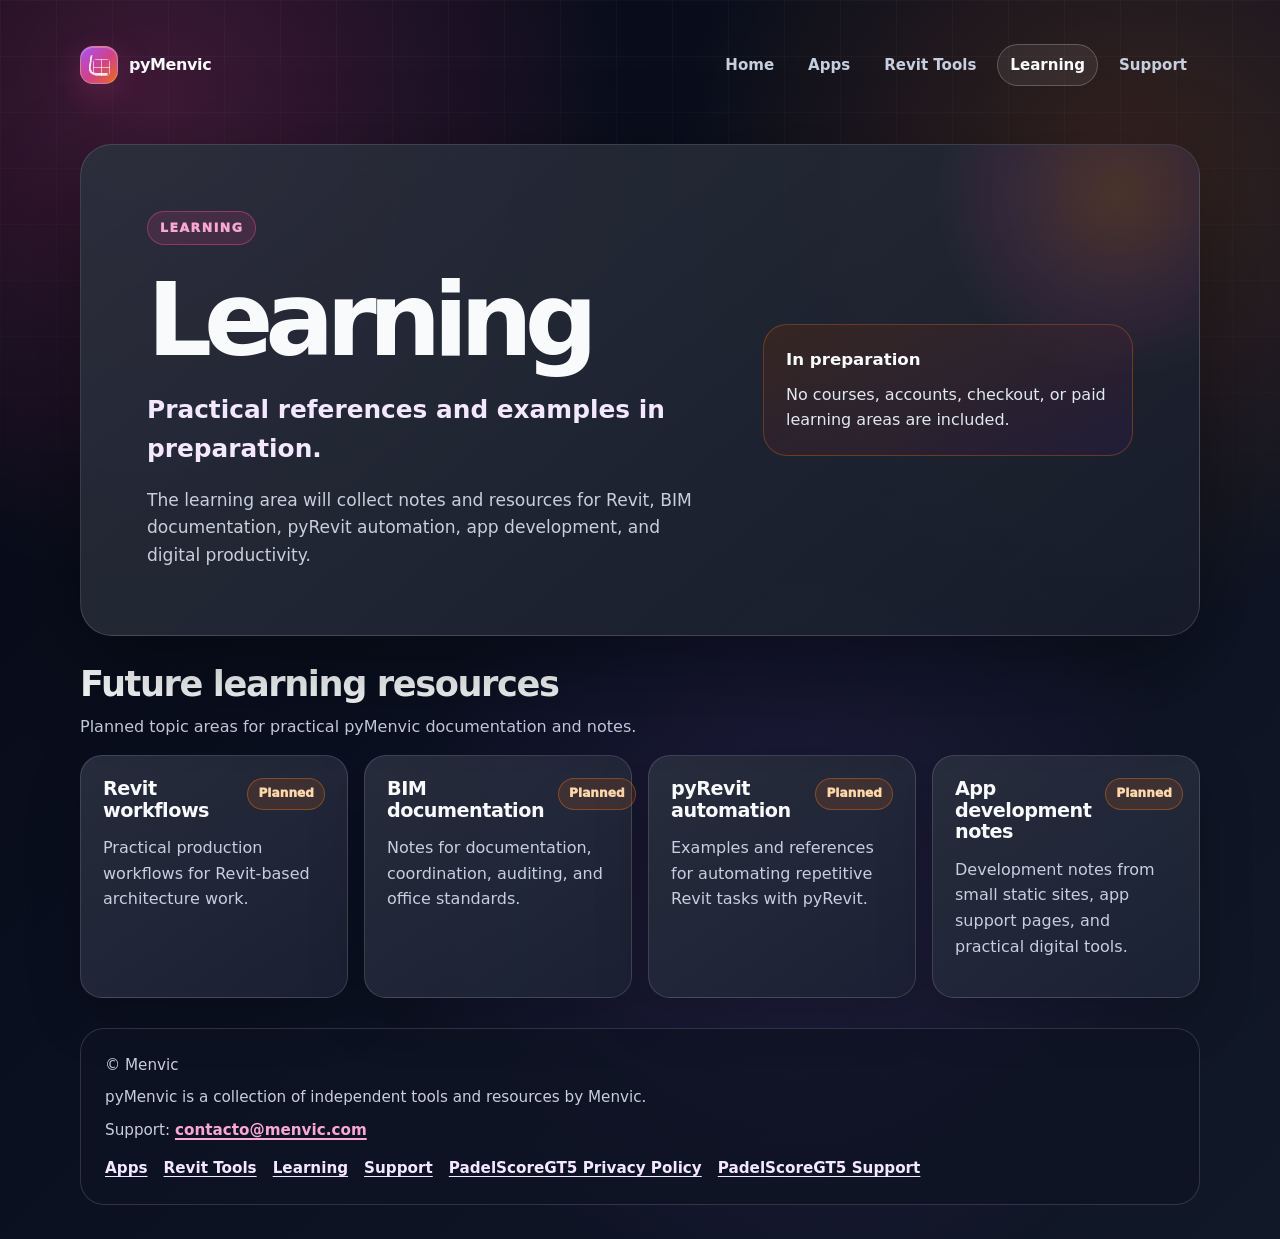
<file: docs/learning/index.html>
<!doctype html>
<html lang="en">
<head>
  <meta charset="utf-8">
  <meta name="viewport" content="width=device-width, initial-scale=1">
  <meta name="description" content="Future pyMenvic learning resources for Revit workflows, BIM documentation, pyRevit automation, and app development notes.">
  <title>Learning | pyMenvic</title>
  <style>

    :root {
      color-scheme: dark;
      --bg: #070914;
      --bg-elevated: #0d1220;
      --surface: rgba(15, 20, 35, 0.9);
      --surface-strong: rgba(22, 28, 46, 0.95);
      --border: rgba(255, 255, 255, 0.14);
      --border-strong: rgba(255, 255, 255, 0.22);
      --text: #f8fafc;
      --muted: #c6cfdd;
      --muted-strong: #e2e8f0;
      --purple: #a855f7;
      --magenta: #ec4899;
      --orange: #f97316;
      --accent-glow: rgba(236, 72, 153, 0.24);
      --orange-glow: rgba(249, 115, 22, 0.18);
      --shadow: rgba(0, 0, 0, 0.36);
    }

    * { box-sizing: border-box; }

    html { scroll-behavior: smooth; }

    body {
      margin: 0;
      min-height: 100vh;
      font-family: ui-sans-serif, system-ui, -apple-system, BlinkMacSystemFont, "Segoe UI", sans-serif;
      line-height: 1.6;
      color: var(--text);
      background:
        radial-gradient(circle at 12% 8%, var(--accent-glow), transparent 30rem),
        radial-gradient(circle at 88% 14%, var(--orange-glow), transparent 28rem),
        radial-gradient(circle at 62% 72%, rgba(168, 85, 247, 0.13), transparent 26rem),
        linear-gradient(135deg, var(--bg) 0%, #0a1020 46%, #111827 100%);
    }

    body::before {
      position: fixed;
      inset: 0;
      z-index: -1;
      pointer-events: none;
      content: "";
      background-image:
        linear-gradient(rgba(255, 255, 255, 0.035) 1px, transparent 1px),
        linear-gradient(90deg, rgba(255, 255, 255, 0.035) 1px, transparent 1px);
      background-size: 56px 56px;
      mask-image: linear-gradient(to bottom, rgba(0, 0, 0, 0.8), transparent 76%);
    }

    a { color: inherit; }

    .page {
      width: min(1120px, calc(100% - 32px));
      margin: 0 auto;
      padding: clamp(20px, 4vw, 44px) 0 34px;
    }

    .topbar {
      display: flex;
      align-items: center;
      justify-content: space-between;
      gap: 18px;
      margin-bottom: clamp(28px, 5vw, 58px);
    }

    .brand {
      display: inline-flex;
      align-items: center;
      gap: 11px;
      color: var(--text);
      font-weight: 900;
      letter-spacing: -0.025em;
      text-decoration: none;
    }

    .brand-mark {
      position: relative;
      display: inline-block;
      width: 38px;
      height: 38px;
      overflow: hidden;
      border: 1px solid rgba(255, 255, 255, 0.24);
      border-radius: 13px;
      background:
        linear-gradient(135deg, rgba(168, 85, 247, 0.98), rgba(236, 72, 153, 0.88) 52%, rgba(249, 115, 22, 0.94)),
        var(--bg-elevated);
      box-shadow: 0 12px 34px rgba(236, 72, 153, 0.25), inset 0 1px 0 rgba(255, 255, 255, 0.24);
    }

    .brand-mark::before {
      position: absolute;
      inset: 8px;
      content: "";
      border: 2px solid rgba(255, 255, 255, 0.88);
      border-top: 0;
      border-right: 0;
      border-radius: 2px 0 0 8px;
      transform: skew(-8deg);
    }

    .brand-mark::after {
      position: absolute;
      right: 7px;
      bottom: 7px;
      width: 17px;
      height: 17px;
      content: "";
      background:
        linear-gradient(90deg, rgba(255, 255, 255, 0.7) 1px, transparent 1px),
        linear-gradient(rgba(255, 255, 255, 0.7) 1px, transparent 1px);
      background-size: 8px 8px;
      border-radius: 4px;
      opacity: 0.86;
    }

    .top-nav {
      display: flex;
      flex-wrap: wrap;
      gap: 8px;
      align-items: center;
      justify-content: flex-end;
    }

    .nav-link {
      padding: 8px 12px;
      border: 1px solid transparent;
      border-radius: 999px;
      color: var(--muted);
      font-size: 0.94rem;
      font-weight: 800;
      text-decoration: none;
      transition: background 160ms ease, border-color 160ms ease, color 160ms ease;
    }

    .nav-link:hover,
    .nav-link:focus-visible,
    .nav-link[aria-current="page"] {
      border-color: var(--border-strong);
      color: var(--text);
      background: rgba(255, 255, 255, 0.07);
      outline: none;
    }

    .hero {
      position: relative;
      display: grid;
      grid-template-columns: minmax(0, 1fr) minmax(260px, 370px);
      gap: clamp(24px, 5vw, 46px);
      align-items: center;
      overflow: hidden;
      padding: clamp(32px, 6vw, 66px);
      border: 1px solid var(--border);
      border-radius: 32px;
      background:
        linear-gradient(140deg, rgba(255, 255, 255, 0.11), rgba(255, 255, 255, 0.035)),
        var(--surface);
      box-shadow: 0 30px 95px var(--shadow);
    }

    .hero::after {
      position: absolute;
      right: -7rem;
      top: -9rem;
      width: 24rem;
      height: 24rem;
      content: "";
      background: radial-gradient(circle, rgba(249, 115, 22, 0.2), rgba(236, 72, 153, 0.09) 42%, transparent 68%);
      pointer-events: none;
    }

    .hero > * { position: relative; z-index: 1; }

    .eyebrow {
      display: inline-flex;
      align-items: center;
      margin: 0 0 18px;
      padding: 6px 12px;
      border: 1px solid rgba(236, 72, 153, 0.44);
      border-radius: 999px;
      color: #f9a8d4;
      background: rgba(236, 72, 153, 0.13);
      font-size: 0.78rem;
      font-weight: 950;
      letter-spacing: 0.12em;
      text-transform: uppercase;
    }

    h1, h2, h3, p { margin-top: 0; }
    h1, h2, h3 { line-height: 1.12; }
    h1 { margin-bottom: 12px; font-size: clamp(3rem, 10vw, 6.4rem); letter-spacing: -0.08em; }
    h2 { margin-bottom: 10px; font-size: clamp(1.55rem, 4vw, 2.2rem); letter-spacing: -0.04em; }
    h3 { margin-bottom: 0; font-size: 1.2rem; letter-spacing: -0.025em; }

    .subtitle {
      max-width: 780px;
      margin-bottom: 18px;
      color: #f3e8ff;
      font-size: clamp(1.15rem, 3vw, 1.55rem);
      font-weight: 850;
    }

    .hero-text, .section-intro, .card-description, .small-note, footer p { color: var(--muted); }
    .hero-text { max-width: 760px; margin-bottom: 0; font-size: 1.07rem; }

    .hero-panel, .feature {
      border: 1px solid rgba(249, 115, 22, 0.3);
      border-radius: 24px;
      background:
        linear-gradient(155deg, rgba(249, 115, 22, 0.14), rgba(168, 85, 247, 0.1)),
        rgba(7, 9, 20, 0.36);
    }

    .hero-panel { padding: 22px; }
    .hero-panel strong { display: block; margin-bottom: 8px; color: var(--text); font-size: 1.04rem; }
    .hero-panel p { margin-bottom: 0; color: var(--muted-strong); }

    .section { padding-top: 28px; }
    .section-heading { display: flex; align-items: end; justify-content: space-between; gap: 18px; margin-bottom: 16px; }
    .section-intro { max-width: 720px; margin-bottom: 0; }

    .cards { display: grid; grid-template-columns: repeat(auto-fit, minmax(min(100%, 265px), 1fr)); gap: 16px; }

    .card, .feature {
      display: flex;
      min-height: 100%;
      flex-direction: column;
      padding: 22px;
      box-shadow: 0 18px 55px rgba(0, 0, 0, 0.2);
    }

    .card {
      border: 1px solid var(--border);
      border-radius: 22px;
      background:
        linear-gradient(145deg, rgba(255, 255, 255, 0.078), rgba(255, 255, 255, 0.026)),
        var(--surface-strong);
    }

    .card-header { display: flex; align-items: flex-start; justify-content: space-between; gap: 14px; margin-bottom: 14px; }
    .card-description { margin-bottom: 16px; }

    .badge {
      display: inline-flex;
      flex-shrink: 0;
      align-items: center;
      justify-content: center;
      padding: 5px 10px;
      border: 1px solid rgba(249, 115, 22, 0.38);
      border-radius: 999px;
      color: #fed7aa;
      background: rgba(249, 115, 22, 0.13);
      font-size: 0.76rem;
      font-weight: 950;
      white-space: nowrap;
    }

    .small-note {
      margin-top: auto;
      margin-bottom: 0;
      padding: 13px 14px;
      border: 1px solid rgba(168, 85, 247, 0.34);
      border-radius: 16px;
      background: rgba(168, 85, 247, 0.11);
      font-size: 0.94rem;
    }

    .links { display: flex; flex-wrap: wrap; gap: 10px; margin-top: 18px; }

    .button {
      display: inline-flex;
      align-items: center;
      justify-content: center;
      min-height: 44px;
      padding: 10px 15px;
      border: 1px solid rgba(236, 72, 153, 0.52);
      border-radius: 999px;
      color: #fff7fb;
      background: linear-gradient(135deg, var(--purple), var(--magenta));
      box-shadow: 0 12px 28px rgba(236, 72, 153, 0.2);
      font-weight: 850;
      text-decoration: none;
      transition: transform 160ms ease, border-color 160ms ease, box-shadow 160ms ease;
    }

    .button:hover, .button:focus-visible {
      border-color: rgba(255, 255, 255, 0.42);
      transform: translateY(-1px);
      box-shadow: 0 16px 34px rgba(236, 72, 153, 0.28);
      outline: none;
    }

    .button.secondary { color: var(--text); background: rgba(255, 255, 255, 0.06); box-shadow: none; }
    .contact-link { color: #f9a8d4; font-weight: 850; text-decoration-thickness: 2px; text-underline-offset: 3px; }

    .footer {
      margin-top: 30px;
      padding: 24px;
      border: 1px solid var(--border);
      border-radius: 24px;
      background: rgba(15, 20, 35, 0.72);
      font-size: 0.95rem;
    }

    .footer p { margin-bottom: 8px; }
    .footer p:last-child { margin-bottom: 0; }
    .footer-links { display: flex; flex-wrap: wrap; gap: 10px 16px; margin-top: 14px; }
    .footer-links a { color: #f3e8ff; font-weight: 800; text-underline-offset: 3px; }

    @media (max-width: 780px) {
      .topbar, .section-heading { align-items: flex-start; flex-direction: column; }
      .top-nav { justify-content: flex-start; }
      .hero { grid-template-columns: 1fr; }
    }

    @media (max-width: 560px) {
      .page { width: min(100% - 24px, 1120px); }
      .hero, .card, .feature, .footer { border-radius: 22px; }
      .card-header, .links { align-items: flex-start; flex-direction: column; }
      .button { width: 100%; }
    }

  </style>
</head>
<body>
  <main class="page">
    <header class="topbar">
      <a class="brand" href="/" aria-label="pyMenvic home">
        <span class="brand-mark" aria-hidden="true"></span>
        <span>pyMenvic</span>
      </a>

      <nav class="top-nav" aria-label="Main navigation">
        <a class="nav-link" href="/">Home</a>
        <a class="nav-link" href="/apps/">Apps</a>
        <a class="nav-link" href="/revit-tools/">Revit Tools</a>
        <a class="nav-link" href="/learning/" aria-current="page">Learning</a>
        <a class="nav-link" href="/support/">Support</a>
      </nav>
    </header>

    <section class="hero" aria-labelledby="page-title">
      <div>
        <p class="eyebrow">Learning</p>
        <h1 id="page-title">Learning</h1>
        <p class="subtitle">Practical references and examples in preparation.</p>
        <p class="hero-text">The learning area will collect notes and resources for Revit, BIM documentation, pyRevit automation, app development, and digital productivity.</p>
      </div>

      <aside class="hero-panel" aria-label="Preparation status">
        <strong>In preparation</strong>
        <p>No courses, accounts, checkout, or paid learning areas are included.</p>
      </aside>
    </section>

    <section class="section" id="learning" aria-labelledby="learning-title">
      <div class="section-heading">
        <div>
          <h2 id="learning-title">Future learning resources</h2>
          <p class="section-intro">Planned topic areas for practical pyMenvic documentation and notes.</p>
        </div>
      </div>

      <div class="cards">
        <article class="card">
          <div class="card-header"><h3>Revit workflows</h3><span class="badge">Planned</span></div>
          <p class="card-description">Practical production workflows for Revit-based architecture work.</p>
        </article>
        <article class="card">
          <div class="card-header"><h3>BIM documentation</h3><span class="badge">Planned</span></div>
          <p class="card-description">Notes for documentation, coordination, auditing, and office standards.</p>
        </article>
        <article class="card">
          <div class="card-header"><h3>pyRevit automation</h3><span class="badge">Planned</span></div>
          <p class="card-description">Examples and references for automating repetitive Revit tasks with pyRevit.</p>
        </article>
        <article class="card">
          <div class="card-header"><h3>App development notes</h3><span class="badge">Planned</span></div>
          <p class="card-description">Development notes from small static sites, app support pages, and practical digital tools.</p>
        </article>
      </div>
    </section>

    <footer class="footer">
      <p>&copy; Menvic</p>
      <p>pyMenvic is a collection of independent tools and resources by Menvic.</p>
      <p>Support: <a class="contact-link" href="mailto:contacto@menvic.com">contacto@menvic.com</a></p>
      <nav class="footer-links" aria-label="Footer navigation">
        <a href="/apps/">Apps</a>
        <a href="/revit-tools/">Revit Tools</a>
        <a href="/learning/">Learning</a>
        <a href="/support/">Support</a>
        <a href="/padelscoregt5/privacy/">PadelScoreGT5 Privacy Policy</a>
        <a href="/padelscoregt5/support/">PadelScoreGT5 Support</a>
      </nav>
    </footer>
  </main>
</body>
</html>
</file>
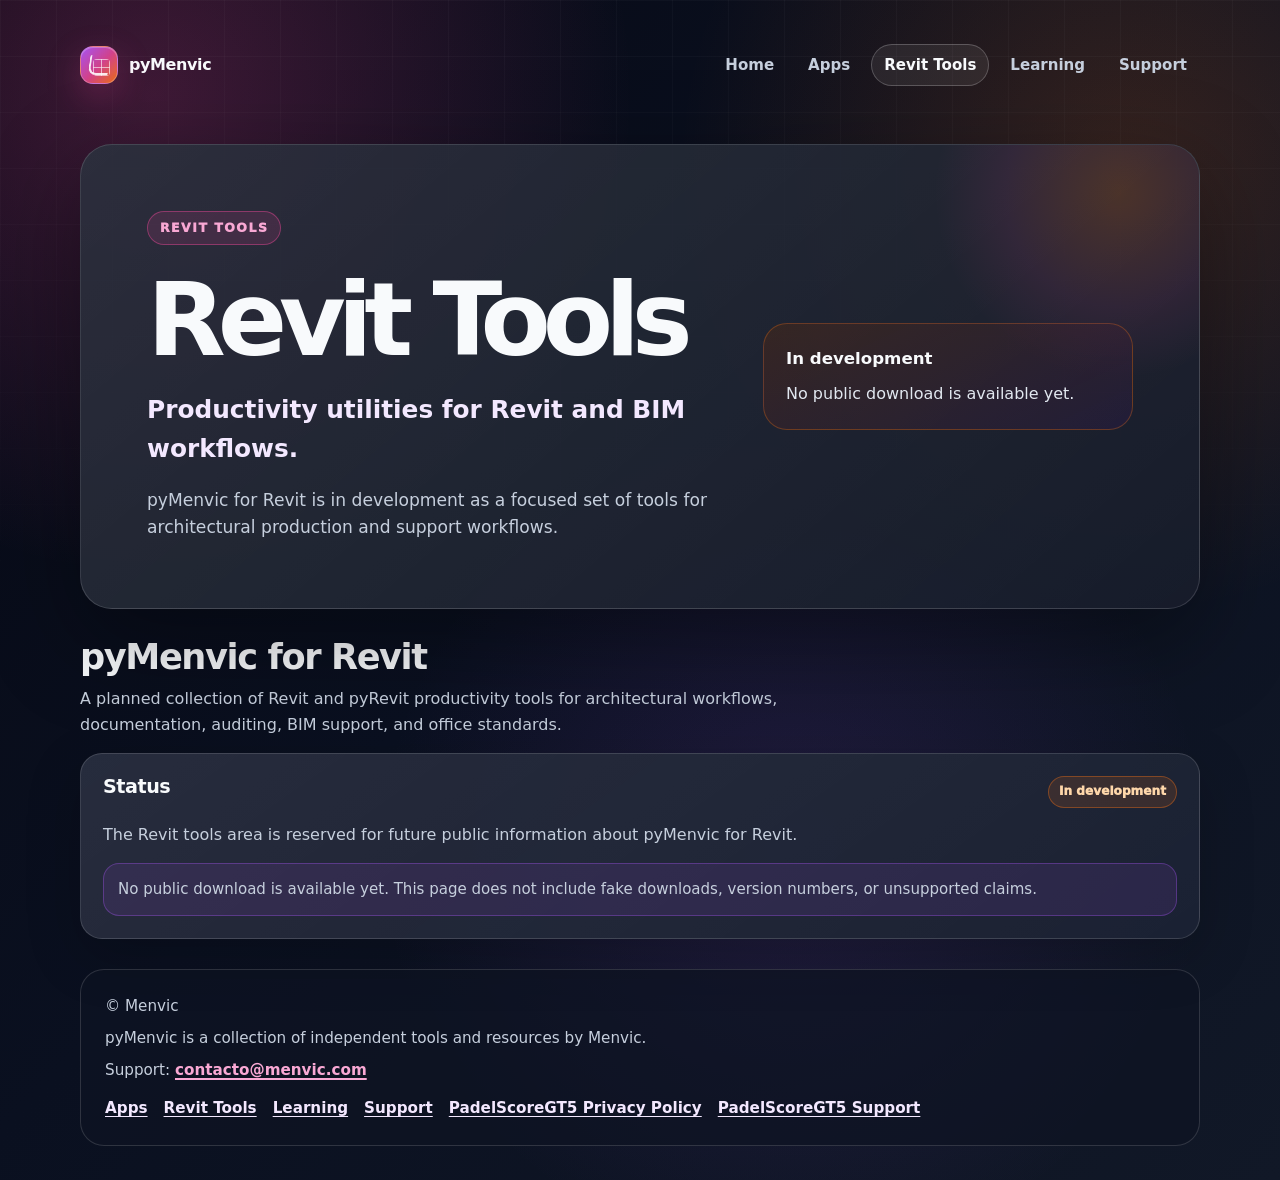
<file: docs/revit-tools/index.html>
<!doctype html>
<html lang="en">
<head>
  <meta charset="utf-8">
  <meta name="viewport" content="width=device-width, initial-scale=1">
  <meta name="description" content="pyMenvic for Revit is a planned collection of Revit and pyRevit productivity tools for architectural workflows and BIM support.">
  <title>Revit Tools | pyMenvic</title>
  <style>

    :root {
      color-scheme: dark;
      --bg: #070914;
      --bg-elevated: #0d1220;
      --surface: rgba(15, 20, 35, 0.9);
      --surface-strong: rgba(22, 28, 46, 0.95);
      --border: rgba(255, 255, 255, 0.14);
      --border-strong: rgba(255, 255, 255, 0.22);
      --text: #f8fafc;
      --muted: #c6cfdd;
      --muted-strong: #e2e8f0;
      --purple: #a855f7;
      --magenta: #ec4899;
      --orange: #f97316;
      --accent-glow: rgba(236, 72, 153, 0.24);
      --orange-glow: rgba(249, 115, 22, 0.18);
      --shadow: rgba(0, 0, 0, 0.36);
    }

    * { box-sizing: border-box; }

    html { scroll-behavior: smooth; }

    body {
      margin: 0;
      min-height: 100vh;
      font-family: ui-sans-serif, system-ui, -apple-system, BlinkMacSystemFont, "Segoe UI", sans-serif;
      line-height: 1.6;
      color: var(--text);
      background:
        radial-gradient(circle at 12% 8%, var(--accent-glow), transparent 30rem),
        radial-gradient(circle at 88% 14%, var(--orange-glow), transparent 28rem),
        radial-gradient(circle at 62% 72%, rgba(168, 85, 247, 0.13), transparent 26rem),
        linear-gradient(135deg, var(--bg) 0%, #0a1020 46%, #111827 100%);
    }

    body::before {
      position: fixed;
      inset: 0;
      z-index: -1;
      pointer-events: none;
      content: "";
      background-image:
        linear-gradient(rgba(255, 255, 255, 0.035) 1px, transparent 1px),
        linear-gradient(90deg, rgba(255, 255, 255, 0.035) 1px, transparent 1px);
      background-size: 56px 56px;
      mask-image: linear-gradient(to bottom, rgba(0, 0, 0, 0.8), transparent 76%);
    }

    a { color: inherit; }

    .page {
      width: min(1120px, calc(100% - 32px));
      margin: 0 auto;
      padding: clamp(20px, 4vw, 44px) 0 34px;
    }

    .topbar {
      display: flex;
      align-items: center;
      justify-content: space-between;
      gap: 18px;
      margin-bottom: clamp(28px, 5vw, 58px);
    }

    .brand {
      display: inline-flex;
      align-items: center;
      gap: 11px;
      color: var(--text);
      font-weight: 900;
      letter-spacing: -0.025em;
      text-decoration: none;
    }

    .brand-mark {
      position: relative;
      display: inline-block;
      width: 38px;
      height: 38px;
      overflow: hidden;
      border: 1px solid rgba(255, 255, 255, 0.24);
      border-radius: 13px;
      background:
        linear-gradient(135deg, rgba(168, 85, 247, 0.98), rgba(236, 72, 153, 0.88) 52%, rgba(249, 115, 22, 0.94)),
        var(--bg-elevated);
      box-shadow: 0 12px 34px rgba(236, 72, 153, 0.25), inset 0 1px 0 rgba(255, 255, 255, 0.24);
    }

    .brand-mark::before {
      position: absolute;
      inset: 8px;
      content: "";
      border: 2px solid rgba(255, 255, 255, 0.88);
      border-top: 0;
      border-right: 0;
      border-radius: 2px 0 0 8px;
      transform: skew(-8deg);
    }

    .brand-mark::after {
      position: absolute;
      right: 7px;
      bottom: 7px;
      width: 17px;
      height: 17px;
      content: "";
      background:
        linear-gradient(90deg, rgba(255, 255, 255, 0.7) 1px, transparent 1px),
        linear-gradient(rgba(255, 255, 255, 0.7) 1px, transparent 1px);
      background-size: 8px 8px;
      border-radius: 4px;
      opacity: 0.86;
    }

    .top-nav {
      display: flex;
      flex-wrap: wrap;
      gap: 8px;
      align-items: center;
      justify-content: flex-end;
    }

    .nav-link {
      padding: 8px 12px;
      border: 1px solid transparent;
      border-radius: 999px;
      color: var(--muted);
      font-size: 0.94rem;
      font-weight: 800;
      text-decoration: none;
      transition: background 160ms ease, border-color 160ms ease, color 160ms ease;
    }

    .nav-link:hover,
    .nav-link:focus-visible,
    .nav-link[aria-current="page"] {
      border-color: var(--border-strong);
      color: var(--text);
      background: rgba(255, 255, 255, 0.07);
      outline: none;
    }

    .hero {
      position: relative;
      display: grid;
      grid-template-columns: minmax(0, 1fr) minmax(260px, 370px);
      gap: clamp(24px, 5vw, 46px);
      align-items: center;
      overflow: hidden;
      padding: clamp(32px, 6vw, 66px);
      border: 1px solid var(--border);
      border-radius: 32px;
      background:
        linear-gradient(140deg, rgba(255, 255, 255, 0.11), rgba(255, 255, 255, 0.035)),
        var(--surface);
      box-shadow: 0 30px 95px var(--shadow);
    }

    .hero::after {
      position: absolute;
      right: -7rem;
      top: -9rem;
      width: 24rem;
      height: 24rem;
      content: "";
      background: radial-gradient(circle, rgba(249, 115, 22, 0.2), rgba(236, 72, 153, 0.09) 42%, transparent 68%);
      pointer-events: none;
    }

    .hero > * { position: relative; z-index: 1; }

    .eyebrow {
      display: inline-flex;
      align-items: center;
      margin: 0 0 18px;
      padding: 6px 12px;
      border: 1px solid rgba(236, 72, 153, 0.44);
      border-radius: 999px;
      color: #f9a8d4;
      background: rgba(236, 72, 153, 0.13);
      font-size: 0.78rem;
      font-weight: 950;
      letter-spacing: 0.12em;
      text-transform: uppercase;
    }

    h1, h2, h3, p { margin-top: 0; }
    h1, h2, h3 { line-height: 1.12; }
    h1 { margin-bottom: 12px; font-size: clamp(3rem, 10vw, 6.4rem); letter-spacing: -0.08em; }
    h2 { margin-bottom: 10px; font-size: clamp(1.55rem, 4vw, 2.2rem); letter-spacing: -0.04em; }
    h3 { margin-bottom: 0; font-size: 1.2rem; letter-spacing: -0.025em; }

    .subtitle {
      max-width: 780px;
      margin-bottom: 18px;
      color: #f3e8ff;
      font-size: clamp(1.15rem, 3vw, 1.55rem);
      font-weight: 850;
    }

    .hero-text, .section-intro, .card-description, .small-note, footer p { color: var(--muted); }
    .hero-text { max-width: 760px; margin-bottom: 0; font-size: 1.07rem; }

    .hero-panel, .feature {
      border: 1px solid rgba(249, 115, 22, 0.3);
      border-radius: 24px;
      background:
        linear-gradient(155deg, rgba(249, 115, 22, 0.14), rgba(168, 85, 247, 0.1)),
        rgba(7, 9, 20, 0.36);
    }

    .hero-panel { padding: 22px; }
    .hero-panel strong { display: block; margin-bottom: 8px; color: var(--text); font-size: 1.04rem; }
    .hero-panel p { margin-bottom: 0; color: var(--muted-strong); }

    .section { padding-top: 28px; }
    .section-heading { display: flex; align-items: end; justify-content: space-between; gap: 18px; margin-bottom: 16px; }
    .section-intro { max-width: 720px; margin-bottom: 0; }

    .cards { display: grid; grid-template-columns: repeat(auto-fit, minmax(min(100%, 265px), 1fr)); gap: 16px; }

    .card, .feature {
      display: flex;
      min-height: 100%;
      flex-direction: column;
      padding: 22px;
      box-shadow: 0 18px 55px rgba(0, 0, 0, 0.2);
    }

    .card {
      border: 1px solid var(--border);
      border-radius: 22px;
      background:
        linear-gradient(145deg, rgba(255, 255, 255, 0.078), rgba(255, 255, 255, 0.026)),
        var(--surface-strong);
    }

    .card-header { display: flex; align-items: flex-start; justify-content: space-between; gap: 14px; margin-bottom: 14px; }
    .card-description { margin-bottom: 16px; }

    .badge {
      display: inline-flex;
      flex-shrink: 0;
      align-items: center;
      justify-content: center;
      padding: 5px 10px;
      border: 1px solid rgba(249, 115, 22, 0.38);
      border-radius: 999px;
      color: #fed7aa;
      background: rgba(249, 115, 22, 0.13);
      font-size: 0.76rem;
      font-weight: 950;
      white-space: nowrap;
    }

    .small-note {
      margin-top: auto;
      margin-bottom: 0;
      padding: 13px 14px;
      border: 1px solid rgba(168, 85, 247, 0.34);
      border-radius: 16px;
      background: rgba(168, 85, 247, 0.11);
      font-size: 0.94rem;
    }

    .links { display: flex; flex-wrap: wrap; gap: 10px; margin-top: 18px; }

    .button {
      display: inline-flex;
      align-items: center;
      justify-content: center;
      min-height: 44px;
      padding: 10px 15px;
      border: 1px solid rgba(236, 72, 153, 0.52);
      border-radius: 999px;
      color: #fff7fb;
      background: linear-gradient(135deg, var(--purple), var(--magenta));
      box-shadow: 0 12px 28px rgba(236, 72, 153, 0.2);
      font-weight: 850;
      text-decoration: none;
      transition: transform 160ms ease, border-color 160ms ease, box-shadow 160ms ease;
    }

    .button:hover, .button:focus-visible {
      border-color: rgba(255, 255, 255, 0.42);
      transform: translateY(-1px);
      box-shadow: 0 16px 34px rgba(236, 72, 153, 0.28);
      outline: none;
    }

    .button.secondary { color: var(--text); background: rgba(255, 255, 255, 0.06); box-shadow: none; }
    .contact-link { color: #f9a8d4; font-weight: 850; text-decoration-thickness: 2px; text-underline-offset: 3px; }

    .footer {
      margin-top: 30px;
      padding: 24px;
      border: 1px solid var(--border);
      border-radius: 24px;
      background: rgba(15, 20, 35, 0.72);
      font-size: 0.95rem;
    }

    .footer p { margin-bottom: 8px; }
    .footer p:last-child { margin-bottom: 0; }
    .footer-links { display: flex; flex-wrap: wrap; gap: 10px 16px; margin-top: 14px; }
    .footer-links a { color: #f3e8ff; font-weight: 800; text-underline-offset: 3px; }

    @media (max-width: 780px) {
      .topbar, .section-heading { align-items: flex-start; flex-direction: column; }
      .top-nav { justify-content: flex-start; }
      .hero { grid-template-columns: 1fr; }
    }

    @media (max-width: 560px) {
      .page { width: min(100% - 24px, 1120px); }
      .hero, .card, .feature, .footer { border-radius: 22px; }
      .card-header, .links { align-items: flex-start; flex-direction: column; }
      .button { width: 100%; }
    }

  </style>
</head>
<body>
  <main class="page">
    <header class="topbar">
      <a class="brand" href="/" aria-label="pyMenvic home">
        <span class="brand-mark" aria-hidden="true"></span>
        <span>pyMenvic</span>
      </a>

      <nav class="top-nav" aria-label="Main navigation">
        <a class="nav-link" href="/">Home</a>
        <a class="nav-link" href="/apps/">Apps</a>
        <a class="nav-link" href="/revit-tools/" aria-current="page">Revit Tools</a>
        <a class="nav-link" href="/learning/">Learning</a>
        <a class="nav-link" href="/support/">Support</a>
      </nav>
    </header>

    <section class="hero" aria-labelledby="page-title">
      <div>
        <p class="eyebrow">Revit Tools</p>
        <h1 id="page-title">Revit Tools</h1>
        <p class="subtitle">Productivity utilities for Revit and BIM workflows.</p>
        <p class="hero-text">pyMenvic for Revit is in development as a focused set of tools for architectural production and support workflows.</p>
      </div>

      <aside class="hero-panel" aria-label="Development status">
        <strong>In development</strong>
        <p>No public download is available yet.</p>
      </aside>
    </section>

    <section class="section" id="revit-tools" aria-labelledby="revit-tools-title">
      <div class="section-heading">
        <div>
          <h2 id="revit-tools-title">pyMenvic for Revit</h2>
          <p class="section-intro">A planned collection of Revit and pyRevit productivity tools for architectural workflows, documentation, auditing, BIM support, and office standards.</p>
        </div>
      </div>

      <div class="cards">
        <article class="card">
          <div class="card-header">
            <h3>Status</h3>
            <span class="badge">In development</span>
          </div>
          <p class="card-description">The Revit tools area is reserved for future public information about pyMenvic for Revit.</p>
          <p class="small-note">No public download is available yet. This page does not include fake downloads, version numbers, or unsupported claims.</p>
        </article>
      </div>
    </section>

    <footer class="footer">
      <p>&copy; Menvic</p>
      <p>pyMenvic is a collection of independent tools and resources by Menvic.</p>
      <p>Support: <a class="contact-link" href="mailto:contacto@menvic.com">contacto@menvic.com</a></p>
      <nav class="footer-links" aria-label="Footer navigation">
        <a href="/apps/">Apps</a>
        <a href="/revit-tools/">Revit Tools</a>
        <a href="/learning/">Learning</a>
        <a href="/support/">Support</a>
        <a href="/padelscoregt5/privacy/">PadelScoreGT5 Privacy Policy</a>
        <a href="/padelscoregt5/support/">PadelScoreGT5 Support</a>
      </nav>
    </footer>
  </main>
</body>
</html>
</file>
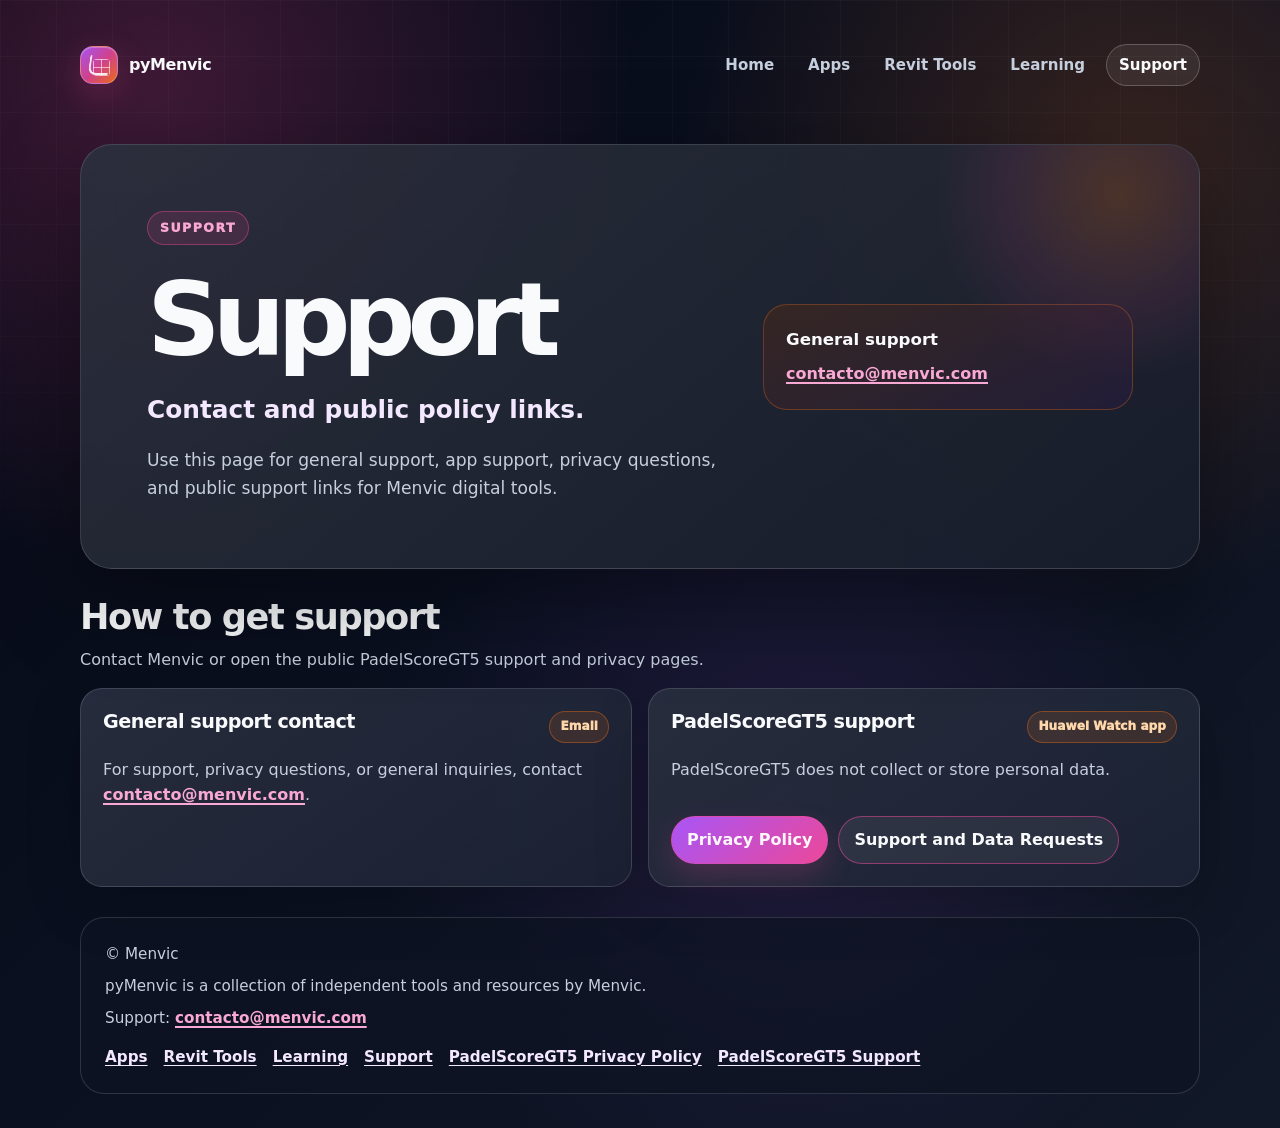
<file: docs/support/index.html>
<!doctype html>
<html lang="en">
<head>
  <meta charset="utf-8">
  <meta name="viewport" content="width=device-width, initial-scale=1">
  <meta name="description" content="Support contact and public policy links for Menvic digital tools, including PadelScoreGT5 privacy and support pages.">
  <title>Support | pyMenvic</title>
  <style>

    :root {
      color-scheme: dark;
      --bg: #070914;
      --bg-elevated: #0d1220;
      --surface: rgba(15, 20, 35, 0.9);
      --surface-strong: rgba(22, 28, 46, 0.95);
      --border: rgba(255, 255, 255, 0.14);
      --border-strong: rgba(255, 255, 255, 0.22);
      --text: #f8fafc;
      --muted: #c6cfdd;
      --muted-strong: #e2e8f0;
      --purple: #a855f7;
      --magenta: #ec4899;
      --orange: #f97316;
      --accent-glow: rgba(236, 72, 153, 0.24);
      --orange-glow: rgba(249, 115, 22, 0.18);
      --shadow: rgba(0, 0, 0, 0.36);
    }

    * { box-sizing: border-box; }

    html { scroll-behavior: smooth; }

    body {
      margin: 0;
      min-height: 100vh;
      font-family: ui-sans-serif, system-ui, -apple-system, BlinkMacSystemFont, "Segoe UI", sans-serif;
      line-height: 1.6;
      color: var(--text);
      background:
        radial-gradient(circle at 12% 8%, var(--accent-glow), transparent 30rem),
        radial-gradient(circle at 88% 14%, var(--orange-glow), transparent 28rem),
        radial-gradient(circle at 62% 72%, rgba(168, 85, 247, 0.13), transparent 26rem),
        linear-gradient(135deg, var(--bg) 0%, #0a1020 46%, #111827 100%);
    }

    body::before {
      position: fixed;
      inset: 0;
      z-index: -1;
      pointer-events: none;
      content: "";
      background-image:
        linear-gradient(rgba(255, 255, 255, 0.035) 1px, transparent 1px),
        linear-gradient(90deg, rgba(255, 255, 255, 0.035) 1px, transparent 1px);
      background-size: 56px 56px;
      mask-image: linear-gradient(to bottom, rgba(0, 0, 0, 0.8), transparent 76%);
    }

    a { color: inherit; }

    .page {
      width: min(1120px, calc(100% - 32px));
      margin: 0 auto;
      padding: clamp(20px, 4vw, 44px) 0 34px;
    }

    .topbar {
      display: flex;
      align-items: center;
      justify-content: space-between;
      gap: 18px;
      margin-bottom: clamp(28px, 5vw, 58px);
    }

    .brand {
      display: inline-flex;
      align-items: center;
      gap: 11px;
      color: var(--text);
      font-weight: 900;
      letter-spacing: -0.025em;
      text-decoration: none;
    }

    .brand-mark {
      position: relative;
      display: inline-block;
      width: 38px;
      height: 38px;
      overflow: hidden;
      border: 1px solid rgba(255, 255, 255, 0.24);
      border-radius: 13px;
      background:
        linear-gradient(135deg, rgba(168, 85, 247, 0.98), rgba(236, 72, 153, 0.88) 52%, rgba(249, 115, 22, 0.94)),
        var(--bg-elevated);
      box-shadow: 0 12px 34px rgba(236, 72, 153, 0.25), inset 0 1px 0 rgba(255, 255, 255, 0.24);
    }

    .brand-mark::before {
      position: absolute;
      inset: 8px;
      content: "";
      border: 2px solid rgba(255, 255, 255, 0.88);
      border-top: 0;
      border-right: 0;
      border-radius: 2px 0 0 8px;
      transform: skew(-8deg);
    }

    .brand-mark::after {
      position: absolute;
      right: 7px;
      bottom: 7px;
      width: 17px;
      height: 17px;
      content: "";
      background:
        linear-gradient(90deg, rgba(255, 255, 255, 0.7) 1px, transparent 1px),
        linear-gradient(rgba(255, 255, 255, 0.7) 1px, transparent 1px);
      background-size: 8px 8px;
      border-radius: 4px;
      opacity: 0.86;
    }

    .top-nav {
      display: flex;
      flex-wrap: wrap;
      gap: 8px;
      align-items: center;
      justify-content: flex-end;
    }

    .nav-link {
      padding: 8px 12px;
      border: 1px solid transparent;
      border-radius: 999px;
      color: var(--muted);
      font-size: 0.94rem;
      font-weight: 800;
      text-decoration: none;
      transition: background 160ms ease, border-color 160ms ease, color 160ms ease;
    }

    .nav-link:hover,
    .nav-link:focus-visible,
    .nav-link[aria-current="page"] {
      border-color: var(--border-strong);
      color: var(--text);
      background: rgba(255, 255, 255, 0.07);
      outline: none;
    }

    .hero {
      position: relative;
      display: grid;
      grid-template-columns: minmax(0, 1fr) minmax(260px, 370px);
      gap: clamp(24px, 5vw, 46px);
      align-items: center;
      overflow: hidden;
      padding: clamp(32px, 6vw, 66px);
      border: 1px solid var(--border);
      border-radius: 32px;
      background:
        linear-gradient(140deg, rgba(255, 255, 255, 0.11), rgba(255, 255, 255, 0.035)),
        var(--surface);
      box-shadow: 0 30px 95px var(--shadow);
    }

    .hero::after {
      position: absolute;
      right: -7rem;
      top: -9rem;
      width: 24rem;
      height: 24rem;
      content: "";
      background: radial-gradient(circle, rgba(249, 115, 22, 0.2), rgba(236, 72, 153, 0.09) 42%, transparent 68%);
      pointer-events: none;
    }

    .hero > * { position: relative; z-index: 1; }

    .eyebrow {
      display: inline-flex;
      align-items: center;
      margin: 0 0 18px;
      padding: 6px 12px;
      border: 1px solid rgba(236, 72, 153, 0.44);
      border-radius: 999px;
      color: #f9a8d4;
      background: rgba(236, 72, 153, 0.13);
      font-size: 0.78rem;
      font-weight: 950;
      letter-spacing: 0.12em;
      text-transform: uppercase;
    }

    h1, h2, h3, p { margin-top: 0; }
    h1, h2, h3 { line-height: 1.12; }
    h1 { margin-bottom: 12px; font-size: clamp(3rem, 10vw, 6.4rem); letter-spacing: -0.08em; }
    h2 { margin-bottom: 10px; font-size: clamp(1.55rem, 4vw, 2.2rem); letter-spacing: -0.04em; }
    h3 { margin-bottom: 0; font-size: 1.2rem; letter-spacing: -0.025em; }

    .subtitle {
      max-width: 780px;
      margin-bottom: 18px;
      color: #f3e8ff;
      font-size: clamp(1.15rem, 3vw, 1.55rem);
      font-weight: 850;
    }

    .hero-text, .section-intro, .card-description, .small-note, footer p { color: var(--muted); }
    .hero-text { max-width: 760px; margin-bottom: 0; font-size: 1.07rem; }

    .hero-panel, .feature {
      border: 1px solid rgba(249, 115, 22, 0.3);
      border-radius: 24px;
      background:
        linear-gradient(155deg, rgba(249, 115, 22, 0.14), rgba(168, 85, 247, 0.1)),
        rgba(7, 9, 20, 0.36);
    }

    .hero-panel { padding: 22px; }
    .hero-panel strong { display: block; margin-bottom: 8px; color: var(--text); font-size: 1.04rem; }
    .hero-panel p { margin-bottom: 0; color: var(--muted-strong); }

    .section { padding-top: 28px; }
    .section-heading { display: flex; align-items: end; justify-content: space-between; gap: 18px; margin-bottom: 16px; }
    .section-intro { max-width: 720px; margin-bottom: 0; }

    .cards { display: grid; grid-template-columns: repeat(auto-fit, minmax(min(100%, 265px), 1fr)); gap: 16px; }

    .card, .feature {
      display: flex;
      min-height: 100%;
      flex-direction: column;
      padding: 22px;
      box-shadow: 0 18px 55px rgba(0, 0, 0, 0.2);
    }

    .card {
      border: 1px solid var(--border);
      border-radius: 22px;
      background:
        linear-gradient(145deg, rgba(255, 255, 255, 0.078), rgba(255, 255, 255, 0.026)),
        var(--surface-strong);
    }

    .card-header { display: flex; align-items: flex-start; justify-content: space-between; gap: 14px; margin-bottom: 14px; }
    .card-description { margin-bottom: 16px; }

    .badge {
      display: inline-flex;
      flex-shrink: 0;
      align-items: center;
      justify-content: center;
      padding: 5px 10px;
      border: 1px solid rgba(249, 115, 22, 0.38);
      border-radius: 999px;
      color: #fed7aa;
      background: rgba(249, 115, 22, 0.13);
      font-size: 0.76rem;
      font-weight: 950;
      white-space: nowrap;
    }

    .small-note {
      margin-top: auto;
      margin-bottom: 0;
      padding: 13px 14px;
      border: 1px solid rgba(168, 85, 247, 0.34);
      border-radius: 16px;
      background: rgba(168, 85, 247, 0.11);
      font-size: 0.94rem;
    }

    .links { display: flex; flex-wrap: wrap; gap: 10px; margin-top: 18px; }

    .button {
      display: inline-flex;
      align-items: center;
      justify-content: center;
      min-height: 44px;
      padding: 10px 15px;
      border: 1px solid rgba(236, 72, 153, 0.52);
      border-radius: 999px;
      color: #fff7fb;
      background: linear-gradient(135deg, var(--purple), var(--magenta));
      box-shadow: 0 12px 28px rgba(236, 72, 153, 0.2);
      font-weight: 850;
      text-decoration: none;
      transition: transform 160ms ease, border-color 160ms ease, box-shadow 160ms ease;
    }

    .button:hover, .button:focus-visible {
      border-color: rgba(255, 255, 255, 0.42);
      transform: translateY(-1px);
      box-shadow: 0 16px 34px rgba(236, 72, 153, 0.28);
      outline: none;
    }

    .button.secondary { color: var(--text); background: rgba(255, 255, 255, 0.06); box-shadow: none; }
    .contact-link { color: #f9a8d4; font-weight: 850; text-decoration-thickness: 2px; text-underline-offset: 3px; }

    .footer {
      margin-top: 30px;
      padding: 24px;
      border: 1px solid var(--border);
      border-radius: 24px;
      background: rgba(15, 20, 35, 0.72);
      font-size: 0.95rem;
    }

    .footer p { margin-bottom: 8px; }
    .footer p:last-child { margin-bottom: 0; }
    .footer-links { display: flex; flex-wrap: wrap; gap: 10px 16px; margin-top: 14px; }
    .footer-links a { color: #f3e8ff; font-weight: 800; text-underline-offset: 3px; }

    @media (max-width: 780px) {
      .topbar, .section-heading { align-items: flex-start; flex-direction: column; }
      .top-nav { justify-content: flex-start; }
      .hero { grid-template-columns: 1fr; }
    }

    @media (max-width: 560px) {
      .page { width: min(100% - 24px, 1120px); }
      .hero, .card, .feature, .footer { border-radius: 22px; }
      .card-header, .links { align-items: flex-start; flex-direction: column; }
      .button { width: 100%; }
    }

  </style>
</head>
<body>
  <main class="page">
    <header class="topbar">
      <a class="brand" href="/" aria-label="pyMenvic home">
        <span class="brand-mark" aria-hidden="true"></span>
        <span>pyMenvic</span>
      </a>

      <nav class="top-nav" aria-label="Main navigation">
        <a class="nav-link" href="/">Home</a>
        <a class="nav-link" href="/apps/">Apps</a>
        <a class="nav-link" href="/revit-tools/">Revit Tools</a>
        <a class="nav-link" href="/learning/">Learning</a>
        <a class="nav-link" href="/support/" aria-current="page">Support</a>
      </nav>
    </header>

    <section class="hero" aria-labelledby="page-title">
      <div>
        <p class="eyebrow">Support</p>
        <h1 id="page-title">Support</h1>
        <p class="subtitle">Contact and public policy links.</p>
        <p class="hero-text">Use this page for general support, app support, privacy questions, and public support links for Menvic digital tools.</p>
      </div>

      <aside class="hero-panel" aria-label="General support contact">
        <strong>General support</strong>
        <p><a class="contact-link" href="mailto:contacto@menvic.com">contacto@menvic.com</a></p>
      </aside>
    </section>

    <section class="section" id="support" aria-labelledby="support-title">
      <div class="section-heading">
        <div>
          <h2 id="support-title">How to get support</h2>
          <p class="section-intro">Contact Menvic or open the public PadelScoreGT5 support and privacy pages.</p>
        </div>
      </div>

      <div class="cards">
        <article class="card">
          <div class="card-header">
            <h3>General support contact</h3>
            <span class="badge">Email</span>
          </div>
          <p class="card-description">For support, privacy questions, or general inquiries, contact <a class="contact-link" href="mailto:contacto@menvic.com">contacto@menvic.com</a>.</p>
        </article>

        <article class="card">
          <div class="card-header">
            <h3>PadelScoreGT5 support</h3>
            <span class="badge">Huawei Watch app</span>
          </div>
          <p class="card-description">PadelScoreGT5 does not collect or store personal data.</p>
          <nav class="links" aria-label="PadelScoreGT5 support links">
            <a class="button" href="/padelscoregt5/privacy/">Privacy Policy</a>
            <a class="button secondary" href="/padelscoregt5/support/">Support and Data Requests</a>
          </nav>
        </article>
      </div>
    </section>

    <footer class="footer">
      <p>&copy; Menvic</p>
      <p>pyMenvic is a collection of independent tools and resources by Menvic.</p>
      <p>Support: <a class="contact-link" href="mailto:contacto@menvic.com">contacto@menvic.com</a></p>
      <nav class="footer-links" aria-label="Footer navigation">
        <a href="/apps/">Apps</a>
        <a href="/revit-tools/">Revit Tools</a>
        <a href="/learning/">Learning</a>
        <a href="/support/">Support</a>
        <a href="/padelscoregt5/privacy/">PadelScoreGT5 Privacy Policy</a>
        <a href="/padelscoregt5/support/">PadelScoreGT5 Support</a>
      </nav>
    </footer>
  </main>
</body>
</html>
</file>
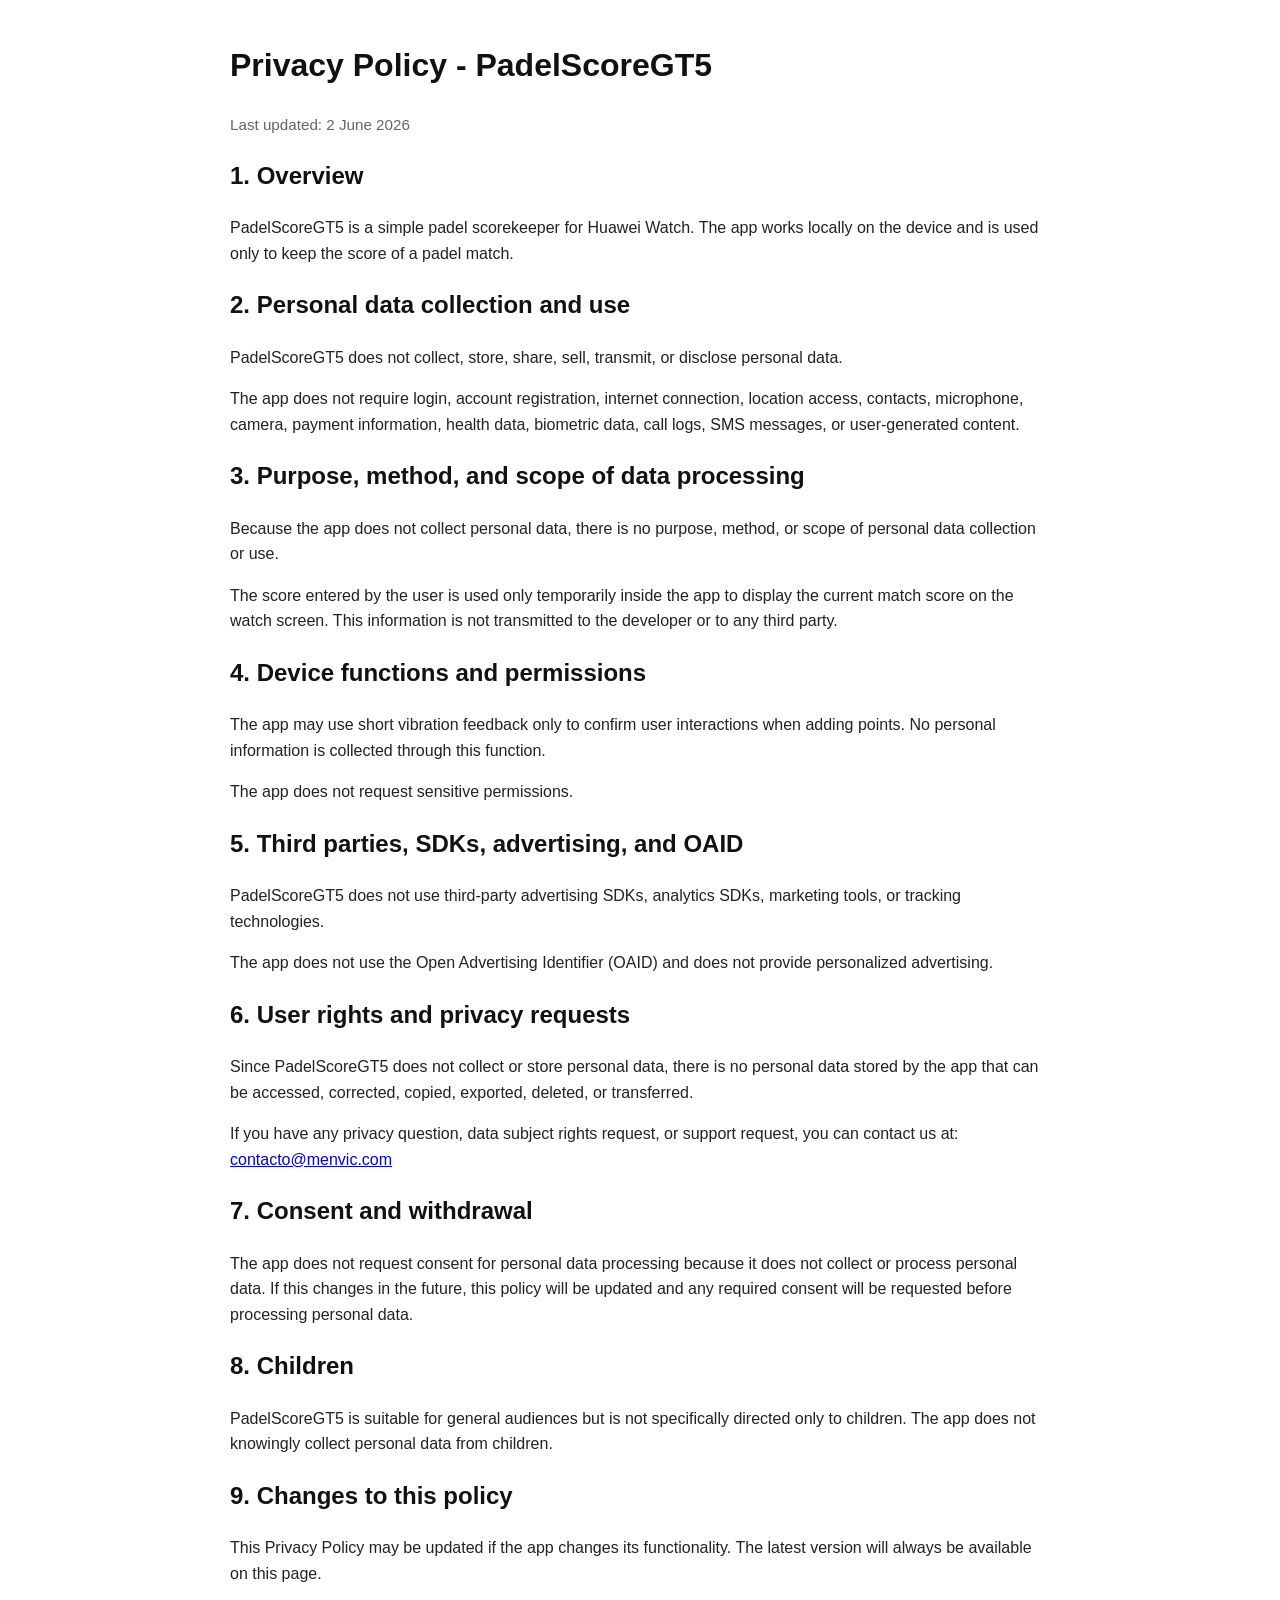
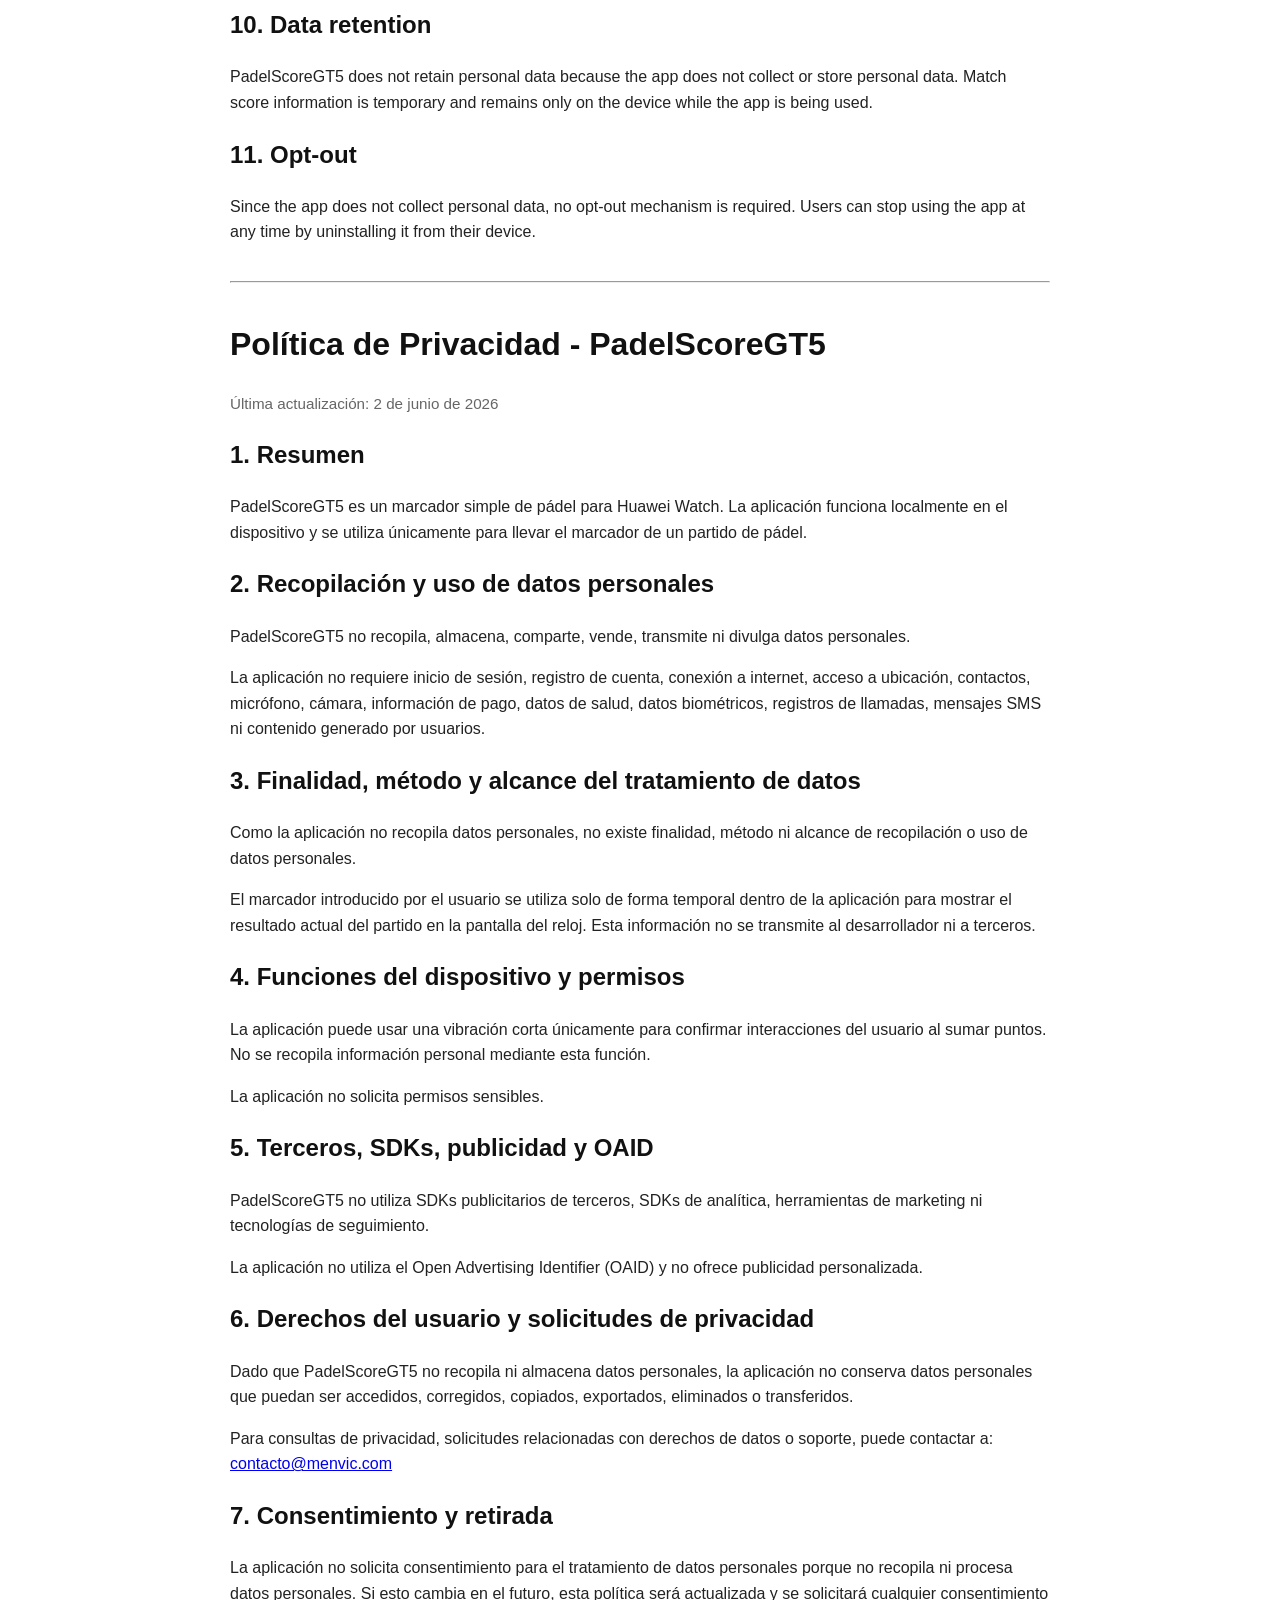
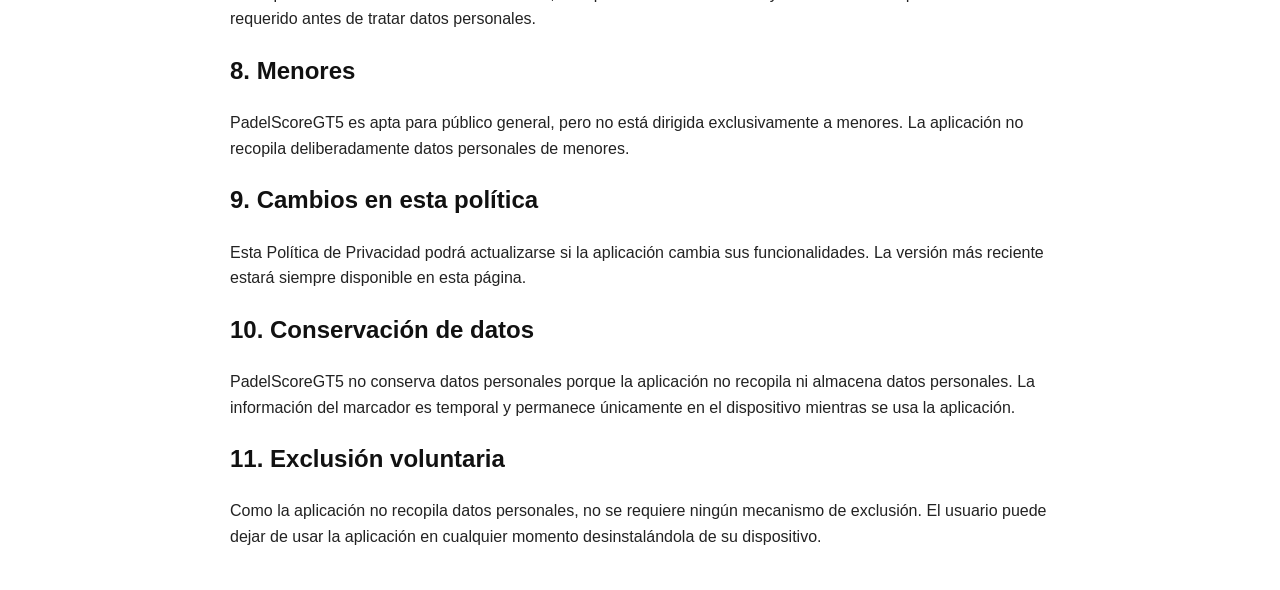
<file: docs/padelscoregt5/privacy/index.html>
<!doctype html>
<html lang="en">
<head>
  <meta charset="utf-8">
  <meta name="viewport" content="width=device-width, initial-scale=1">
  <title>Privacy Policy - PadelScoreGT5</title>
  <style>
    body { font-family: Arial, sans-serif; max-width: 820px; margin: 40px auto; padding: 0 20px; line-height: 1.6; color: #222; }
    h1, h2, h3 { color: #111; }
    .small { color: #666; font-size: 0.95em; }
    hr { margin: 36px 0; }
  </style>
</head>
<body>
  <h1>Privacy Policy - PadelScoreGT5</h1>
  <p class="small">Last updated: 2 June 2026</p>

  <h2>1. Overview</h2>
  <p>PadelScoreGT5 is a simple padel scorekeeper for Huawei Watch. The app works locally on the device and is used only to keep the score of a padel match.</p>

  <h2>2. Personal data collection and use</h2>
  <p>PadelScoreGT5 does not collect, store, share, sell, transmit, or disclose personal data.</p>
  <p>The app does not require login, account registration, internet connection, location access, contacts, microphone, camera, payment information, health data, biometric data, call logs, SMS messages, or user-generated content.</p>

  <h2>3. Purpose, method, and scope of data processing</h2>
  <p>Because the app does not collect personal data, there is no purpose, method, or scope of personal data collection or use.</p>
  <p>The score entered by the user is used only temporarily inside the app to display the current match score on the watch screen. This information is not transmitted to the developer or to any third party.</p>

  <h2>4. Device functions and permissions</h2>
  <p>The app may use short vibration feedback only to confirm user interactions when adding points. No personal information is collected through this function.</p>
  <p>The app does not request sensitive permissions.</p>

  <h2>5. Third parties, SDKs, advertising, and OAID</h2>
  <p>PadelScoreGT5 does not use third-party advertising SDKs, analytics SDKs, marketing tools, or tracking technologies.</p>
  <p>The app does not use the Open Advertising Identifier (OAID) and does not provide personalized advertising.</p>

  <h2>6. User rights and privacy requests</h2>
  <p>Since PadelScoreGT5 does not collect or store personal data, there is no personal data stored by the app that can be accessed, corrected, copied, exported, deleted, or transferred.</p>
  <p>If you have any privacy question, data subject rights request, or support request, you can contact us at: <a href="mailto:contacto@menvic.com">contacto@menvic.com</a></p>

  <h2>7. Consent and withdrawal</h2>
  <p>The app does not request consent for personal data processing because it does not collect or process personal data. If this changes in the future, this policy will be updated and any required consent will be requested before processing personal data.</p>

  <h2>8. Children</h2>
  <p>PadelScoreGT5 is suitable for general audiences but is not specifically directed only to children. The app does not knowingly collect personal data from children.</p>

  <h2>9. Changes to this policy</h2>
  <p>This Privacy Policy may be updated if the app changes its functionality. The latest version will always be available on this page.</p>

  <h2>10. Data retention</h2>
  <p>PadelScoreGT5 does not retain personal data because the app does not collect or store personal data. Match score information is temporary and remains only on the device while the app is being used.</p>

  <h2>11. Opt-out</h2>
  <p>Since the app does not collect personal data, no opt-out mechanism is required. Users can stop using the app at any time by uninstalling it from their device.</p>

  <hr>

  <h1>Política de Privacidad - PadelScoreGT5</h1>
  <p class="small">Última actualización: 2 de junio de 2026</p>

  <h2>1. Resumen</h2>
  <p>PadelScoreGT5 es un marcador simple de pádel para Huawei Watch. La aplicación funciona localmente en el dispositivo y se utiliza únicamente para llevar el marcador de un partido de pádel.</p>

  <h2>2. Recopilación y uso de datos personales</h2>
  <p>PadelScoreGT5 no recopila, almacena, comparte, vende, transmite ni divulga datos personales.</p>
  <p>La aplicación no requiere inicio de sesión, registro de cuenta, conexión a internet, acceso a ubicación, contactos, micrófono, cámara, información de pago, datos de salud, datos biométricos, registros de llamadas, mensajes SMS ni contenido generado por usuarios.</p>

  <h2>3. Finalidad, método y alcance del tratamiento de datos</h2>
  <p>Como la aplicación no recopila datos personales, no existe finalidad, método ni alcance de recopilación o uso de datos personales.</p>
  <p>El marcador introducido por el usuario se utiliza solo de forma temporal dentro de la aplicación para mostrar el resultado actual del partido en la pantalla del reloj. Esta información no se transmite al desarrollador ni a terceros.</p>

  <h2>4. Funciones del dispositivo y permisos</h2>
  <p>La aplicación puede usar una vibración corta únicamente para confirmar interacciones del usuario al sumar puntos. No se recopila información personal mediante esta función.</p>
  <p>La aplicación no solicita permisos sensibles.</p>

  <h2>5. Terceros, SDKs, publicidad y OAID</h2>
  <p>PadelScoreGT5 no utiliza SDKs publicitarios de terceros, SDKs de analítica, herramientas de marketing ni tecnologías de seguimiento.</p>
  <p>La aplicación no utiliza el Open Advertising Identifier (OAID) y no ofrece publicidad personalizada.</p>

  <h2>6. Derechos del usuario y solicitudes de privacidad</h2>
  <p>Dado que PadelScoreGT5 no recopila ni almacena datos personales, la aplicación no conserva datos personales que puedan ser accedidos, corregidos, copiados, exportados, eliminados o transferidos.</p>
  <p>Para consultas de privacidad, solicitudes relacionadas con derechos de datos o soporte, puede contactar a: <a href="mailto:contacto@menvic.com">contacto@menvic.com</a></p>

  <h2>7. Consentimiento y retirada</h2>
  <p>La aplicación no solicita consentimiento para el tratamiento de datos personales porque no recopila ni procesa datos personales. Si esto cambia en el futuro, esta política será actualizada y se solicitará cualquier consentimiento requerido antes de tratar datos personales.</p>

  <h2>8. Menores</h2>
  <p>PadelScoreGT5 es apta para público general, pero no está dirigida exclusivamente a menores. La aplicación no recopila deliberadamente datos personales de menores.</p>

  <h2>9. Cambios en esta política</h2>
  <p>Esta Política de Privacidad podrá actualizarse si la aplicación cambia sus funcionalidades. La versión más reciente estará siempre disponible en esta página.</p>

  <h2>10. Conservación de datos</h2>
  <p>PadelScoreGT5 no conserva datos personales porque la aplicación no recopila ni almacena datos personales. La información del marcador es temporal y permanece únicamente en el dispositivo mientras se usa la aplicación.</p>

  <h2>11. Exclusión voluntaria</h2>
  <p>Como la aplicación no recopila datos personales, no se requiere ningún mecanismo de exclusión. El usuario puede dejar de usar la aplicación en cualquier momento desinstalándola de su dispositivo.</p>
</body>
</html>
</file>
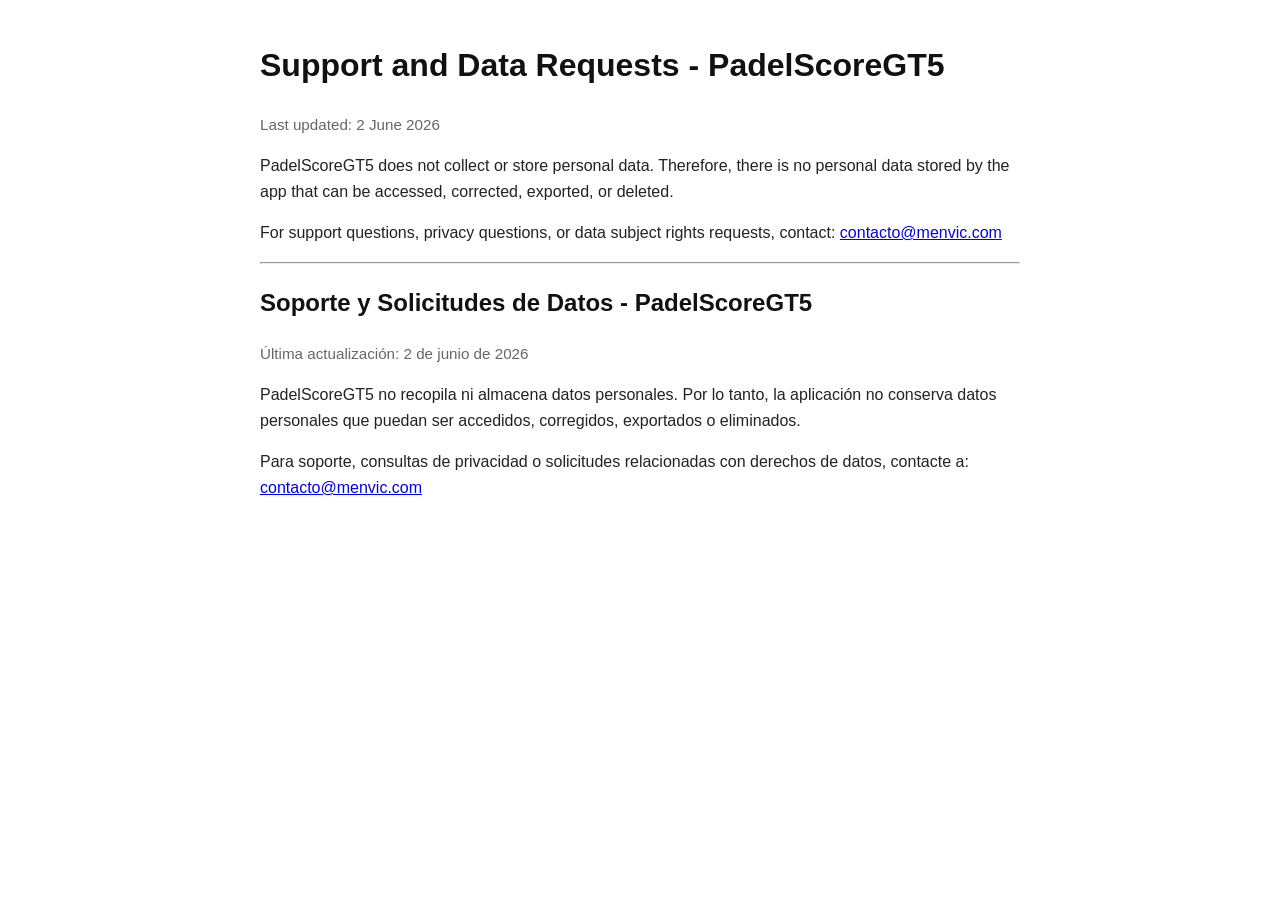
<file: docs/padelscoregt5/support/index.html>
<!doctype html>
<html lang="en">
<head>
  <meta charset="utf-8">
  <meta name="viewport" content="width=device-width, initial-scale=1">
  <title>Support and Data Requests - PadelScoreGT5</title>
  <style>
    body { font-family: Arial, sans-serif; max-width: 760px; margin: 40px auto; padding: 0 20px; line-height: 1.6; color: #222; }
    h1, h2 { color: #111; }
    .small { color: #666; font-size: 0.95em; }
  </style>
</head>
<body>
  <h1>Support and Data Requests - PadelScoreGT5</h1>
  <p class="small">Last updated: 2 June 2026</p>

  <p>PadelScoreGT5 does not collect or store personal data. Therefore, there is no personal data stored by the app that can be accessed, corrected, exported, or deleted.</p>

  <p>For support questions, privacy questions, or data subject rights requests, contact: <a href="mailto:contacto@menvic.com">contacto@menvic.com</a></p>

  <hr>

  <h2>Soporte y Solicitudes de Datos - PadelScoreGT5</h2>
  <p class="small">Última actualización: 2 de junio de 2026</p>

  <p>PadelScoreGT5 no recopila ni almacena datos personales. Por lo tanto, la aplicación no conserva datos personales que puedan ser accedidos, corregidos, exportados o eliminados.</p>

  <p>Para soporte, consultas de privacidad o solicitudes relacionadas con derechos de datos, contacte a: <a href="mailto:contacto@menvic.com">contacto@menvic.com</a></p>
</body>
</html>
</file>
